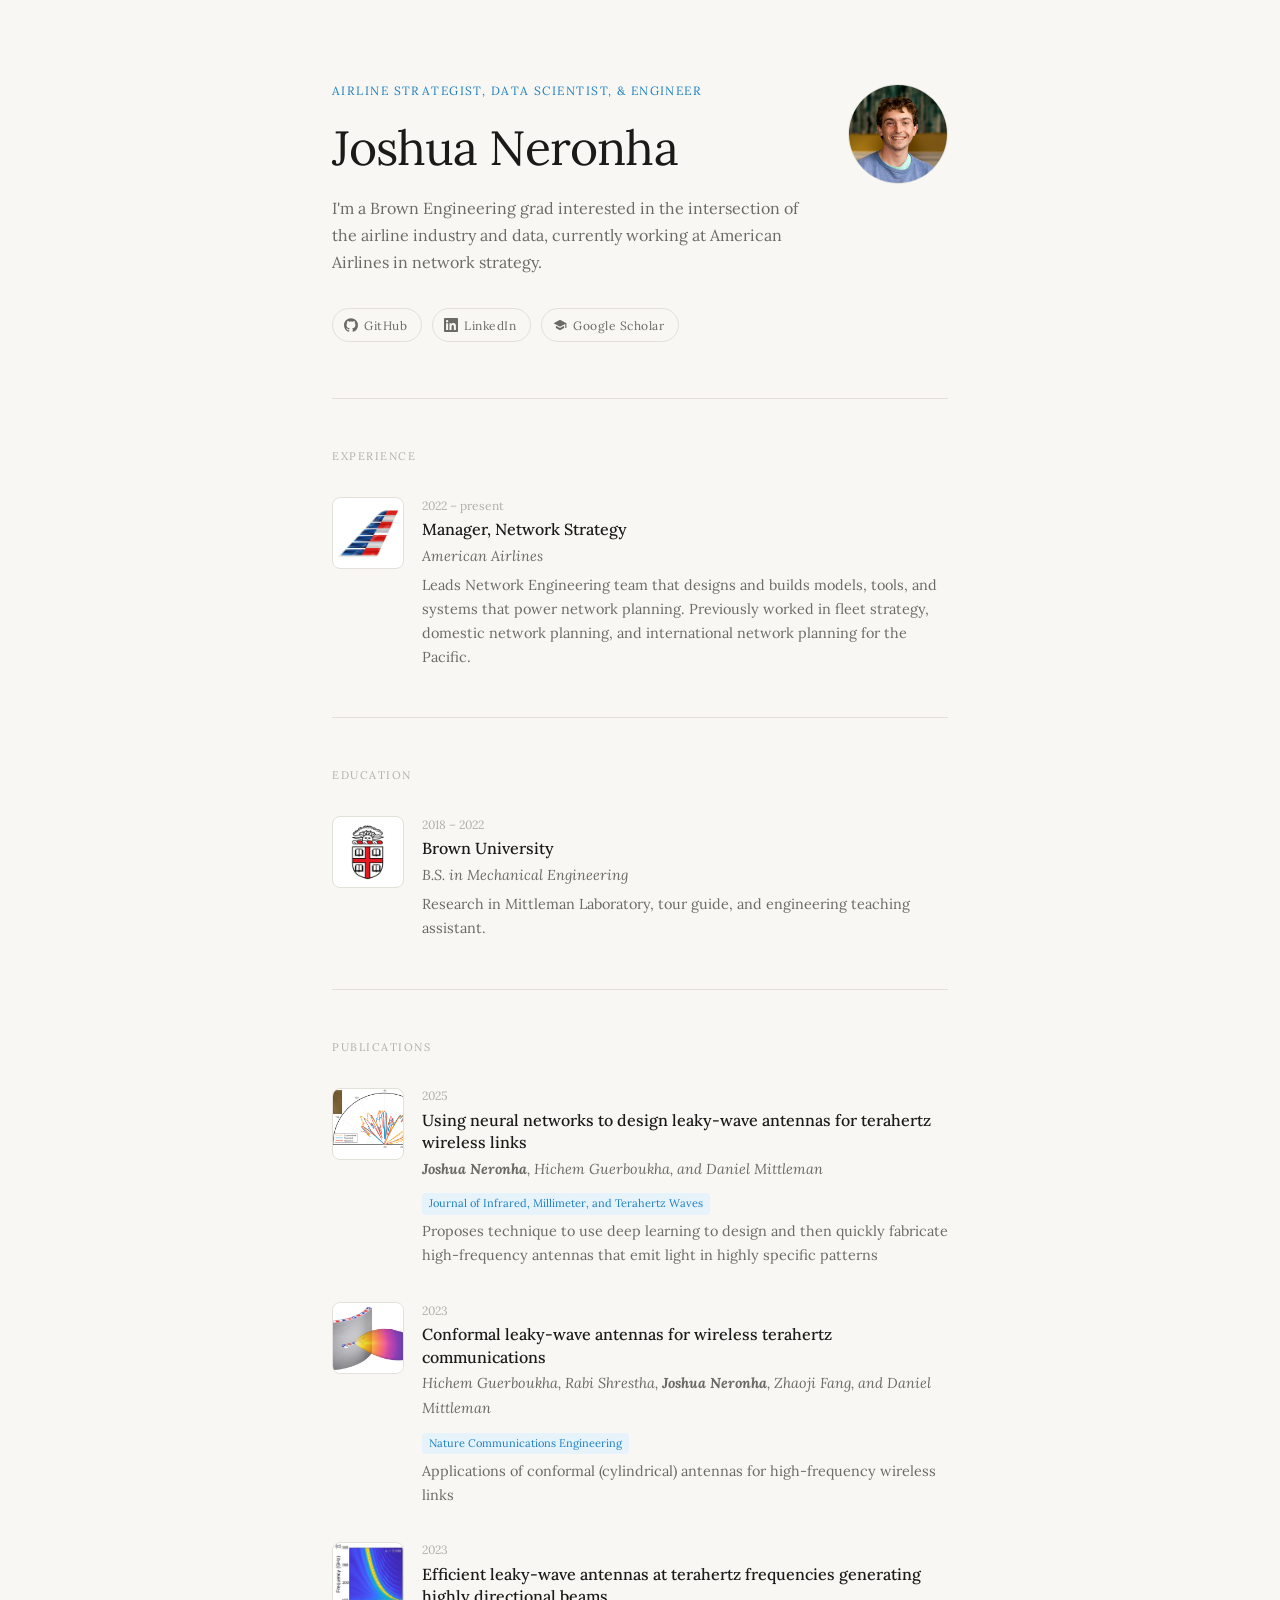
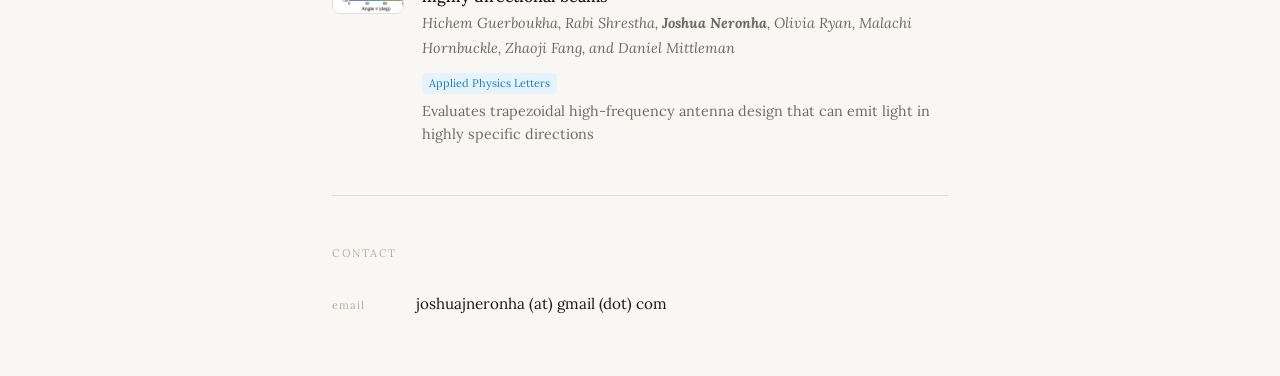
<file: index.html>
<!DOCTYPE html>
<html lang="en">
<head>
  <meta charset="UTF-8" />
  <meta name="viewport" content="width=device-width, initial-scale=1.0" />
  <meta name="color-scheme" content="light" />
  <title>Joshua Neronha</title>
  <link rel="preconnect" href="https://fonts.googleapis.com" />
  <link rel="preconnect" href="https://fonts.gstatic.com" crossorigin />
  <link href="https://fonts.googleapis.com/css2?family=Lora:ital,wght@0,400;0,500;1,400&display=swap" rel="stylesheet" />

  <style>
    *, *::before, *::after { box-sizing: border-box; margin: 0; padding: 0; }

    :root {
      --ink: #1a1a18;
      --ink-muted: #6b6b65;
      --ink-faint: #b0afa8;
      --paper: #f8f7f3;
      --rule: #e2e0d8;
      --accent: #1a7fc1;
      --accent-light: #e6f3fb;
      --serif: 'Lora', Georgia, serif;
    }

    html { scroll-behavior: smooth; }

    body {
      background: var(--paper);
      color: var(--ink);
      font-family: var(--serif);
      font-size: 17px;
      line-height: 1.75;
      min-height: 100vh;
    }

    .container {
      max-width: 680px;
      margin: 0 auto;
      padding: 0 2rem;
    }

    /* ── Header / Hero ── */
    header {
      padding: 5rem 0 3.5rem;
      border-bottom: 1px solid var(--rule);
    }

    .hero-inner {
      display: flex;
      align-items: flex-start;
      gap: 2rem;
    }

    .hero-text { flex: 1; }

    /* Headshot */
    .headshot {
      flex-shrink: 0;
      width: 100px;
      height: 100px;
      border-radius: 50%;
      overflow: hidden;
      border: 1px solid var(--rule);
      background: var(--rule);
      margin-top: 0.25rem;
    }

    .headshot img {
      width: 100%;
      height: 100%;
      object-fit: cover;
      display: block;
    }

    .headshot-placeholder {
      width: 100%;
      height: 100%;
      display: flex;
      align-items: center;
      justify-content: center;
    }

    .headshot-placeholder svg {
      width: 44px;
      height: 44px;
      fill: var(--ink-faint);
    }

    .eyebrow {
      font-size: 12px;
      font-weight: 400;
      letter-spacing: 0.12em;
      text-transform: uppercase;
      color: var(--accent);
      margin-bottom: 1.2rem;
    }

    h1 {
      font-size: clamp(2rem, 5vw, 3rem);
      font-weight: 400;
      line-height: 1.15;
      letter-spacing: -0.02em;
      margin-bottom: 1.2rem;
    }

    h1 em {
      font-style: italic;
      color: var(--ink-muted);
    }

    .tagline {
      font-size: 1rem;
      color: var(--ink-muted);
      max-width: 480px;
      line-height: 1.7;
      margin-bottom: 2rem;
    }

    /* ── Link pills ── */
    .links {
      display: flex;
      flex-wrap: wrap;
      gap: 0.6rem;
    }

    .links a {
      font-size: 12px;
      font-weight: 400;
      letter-spacing: 0.04em;
      color: var(--ink-muted);
      text-decoration: none;
      border: 1px solid var(--rule);
      border-radius: 999px;
      padding: 0.35rem 0.9rem 0.35rem 0.7rem;
      display: inline-flex;
      align-items: center;
      gap: 6px;
      transition: border-color 0.15s, background 0.15s, color 0.15s;
    }

    .links a:hover {
      border-color: var(--accent);
      background: var(--accent-light);
      color: var(--accent);
    }

    .links a svg {
      width: 14px;
      height: 14px;
      flex-shrink: 0;
      fill: currentColor;
    }

    /* ── Sections ── */
    section {
      padding: 3rem 0;
      border-bottom: 1px solid var(--rule);
    }

    section:last-of-type { border-bottom: none; }

    h2 {
      font-size: 11px;
      font-weight: 400;
      letter-spacing: 0.14em;
      text-transform: uppercase;
      color: var(--ink-faint);
      margin-bottom: 1.75rem;
    }

    /* ── Entry rows (experience, education, publications) ── */
    .entry {
      display: flex;
      gap: 1.1rem;
      margin-bottom: 2rem;
      align-items: start;
    }

    .entry:last-child { margin-bottom: 0; }

    .entry-body { flex: 1; min-width: 0; }

    /* Thumbnail */
    .entry-thumb {
      width: 52px;
      height: 52px;
      border-radius: 6px;
      overflow: hidden;
      border: 1px solid var(--rule);
      background: #fff;
      display: flex;
      align-items: center;
      justify-content: center;
      flex-shrink: 0;
      margin-top: 0.15rem;
    }

    /* Size variants — add size="sm" or size="lg" to the element */
    .entry-thumb[size="sm"] { width: 36px; height: 36px; border-radius: 4px; }
    .entry-thumb[size="lg"] { width: 72px; height: 72px; border-radius: 8px; }

    .entry-thumb img {
      width: 100%;
      height: 100%;
      object-fit: contain;
      display: block;
      padding: 5px;
    }

    /* Publication figures fill edge-to-edge */
    .entry-thumb.pub-thumb img {
      object-fit: cover;
      padding: 0;
      width = 240px;
    }

    /* Fallback icon */
    .entry-thumb svg {
      width: 60px;
      height: 22px;
      fill: var(--ink-faint);
    }

    .entry-thumb[size="lg"] svg { width: 60px; height: 30px; }
    .entry-thumb[size="sm"] svg { width: 16px; height: 16px; }

    /* Thumbnail */
    .entry-thumb-pub {
      width: 52px;
      height: 52px;
      border-radius: 6px;
      overflow: hidden;
      border: 1px solid var(--rule);
      background: #fff;
      display: flex;
      align-items: center;
      justify-content: center;
      flex-shrink: 0;
      margin-top: 0.15rem;
    }

    /* Size variants — add size="sm" or size="lg" to the element */
    .entry-thumb-pub[size="sm"] { width: 36px; height: 36px; border-radius: 4px; }
    .entry-thumb-pub[size="lg"] { width: 72px; height: 72px; border-radius: 8px; }

    .entry-thumb-pub img {
      width: 100%;
      height: 100%;
      object-fit: contain;
      display: block;
      padding: 5px;
    }

    /* Publication figures fill edge-to-edge */
    .entry-thumb-pub.pub-thumb img {
      object-fit: cover;
      padding: 0;
      width = 240px;
    }

    /* Fallback icon */
    .entry-thumb-pub svg {
      width: 60px;
      height: 22px;
      fill: var(--ink-faint);
    }

    .entry-thumb-pub[size="lg"] svg { width: 60px; height: 30px; }
    .entry-thumb-pub[size="sm"] svg { width: 16px; height: 16px; }

    .entry-meta {
      display: flex;
      align-items: baseline;
      gap: 0.6rem;
      margin-bottom: 0.15rem;
    }

    .entry-date {
      font-size: 12px;
      color: var(--ink-faint);
      white-space: nowrap;
    }

    .entry-title {
      font-size: 1rem;
      font-weight: 500;
      line-height: 1.4;
      margin-bottom: 0.2rem;
    }

    .entry-title a {
      color: inherit;
      text-decoration: none;
      border-bottom: 1px solid transparent;
      transition: border-color 0.15s, color 0.15s;
    }

    .entry-title a:hover {
      color: var(--accent);
      border-bottom-color: var(--accent);
    }

    .entry-sub {
      font-size: 0.9rem;
      font-style: italic;
      color: var(--ink-muted);
      margin-bottom: 0.35rem;
    }

    .entry-desc {
      font-size: 0.9rem;
      color: var(--ink-muted);
      line-height: 1.65;
    }

    .entry-venue {
      display: inline-block;
      font-size: 11px;
      font-style: normal;
      color: var(--accent);
      background: var(--accent-light);
      border-radius: 4px;
      padding: 1px 7px;
      margin-bottom: 0.35rem;
    }

    /* ── Contact ── */
    .contact-line {
      display: flex;
      align-items: baseline;
      gap: 0.75rem;
      margin-bottom: 0.65rem;
    }

    .contact-label {
      font-size: 11px;
      letter-spacing: 0.08em;
      color: var(--ink-faint);
      min-width: 72px;
    }

    .contact-value { font-size: 0.95rem; color: var(--ink); }

    .contact-value a {
      color: var(--accent);
      text-decoration: none;
      border-bottom: 1px solid transparent;
      transition: border-color 0.15s;
    }

    .contact-value a:hover { border-bottom-color: var(--accent); }

    /* ── Footer ── */
    footer { padding: 2rem 0 3rem; }

    footer p { font-size: 11px; color: var(--ink-faint); }

    /* ── Responsive ── */
    @media (max-width: 520px) {
      .hero-inner { flex-direction: column-reverse; gap: 1.25rem; }
      .headshot { width: 72px; height: 72px; }
      .entry-thumb,
      .entry-thumb[size="lg"] { width: 144px; height: 144px; },
      .entry-thumb[size="sm"] { width: 144px; height: 40px; }
    }
  </style>
</head>
<body>

  <div class="container">

    <!-- ══ HERO ══════════════════════════════════════════════════════════ -->
    <header>
      <div class="hero-inner">
        <div class="hero-text">
          <p class="eyebrow">Airline Strategist, Data Scientist, & Engineer</p><!-- update title/role -->
          <h1>Joshua Neronha</em></h1>
          <p class="tagline">
I'm a Brown Engineering grad interested in the intersection of the airline industry and data, currently working at American Airlines in network strategy.
          </p>
          <nav class="links" aria-label="Profile links">
            <a href="https://github.com/joshuaneronha" target="_blank" rel="noopener">
              <svg viewBox="0 0 24 24"><path d="M12 .297c-6.63 0-12 5.373-12 12 0 5.303 3.438 9.8 8.205 11.385.6.113.82-.258.82-.577 0-.285-.01-1.04-.015-2.04-3.338.724-4.042-1.61-4.042-1.61-.546-1.385-1.335-1.755-1.335-1.755-1.087-.744.084-.729.084-.729 1.205.084 1.838 1.236 1.838 1.236 1.07 1.835 2.809 1.305 3.495.998.108-.776.417-1.305.76-1.605-2.665-.3-5.466-1.332-5.466-5.93 0-1.31.465-2.38 1.235-3.22-.135-.303-.54-1.523.105-3.176 0 0 1.005-.322 3.3 1.23.96-.267 1.98-.399 3-.405 1.02.006 2.04.138 3 .405 2.28-1.552 3.285-1.23 3.285-1.23.645 1.653.24 2.873.12 3.176.765.84 1.23 1.91 1.23 3.22 0 4.61-2.805 5.625-5.475 5.92.42.36.81 1.096.81 2.22 0 1.606-.015 2.896-.015 3.286 0 .315.21.69.825.57C20.565 22.092 24 17.592 24 12.297c0-6.627-5.373-12-12-12"/></svg>
              GitHub
            </a>
            <a href="https://www.linkedin.com/in/joshuaneronha" target="_blank" rel="noopener">
              <svg viewBox="0 0 24 24"><path d="M20.447 20.452h-3.554v-5.569c0-1.328-.027-3.037-1.852-3.037-1.853 0-2.136 1.445-2.136 2.939v5.667H9.351V9h3.414v1.561h.046c.477-.9 1.637-1.85 3.37-1.85 3.601 0 4.267 2.37 4.267 5.455v6.286zM5.337 7.433a2.062 2.062 0 0 1-2.063-2.065 2.064 2.064 0 1 1 2.063 2.065zm1.782 13.019H3.555V9h3.564v11.452zM22.225 0H1.771C.792 0 0 .774 0 1.729v20.542C0 23.227.792 24 1.771 24h20.451C23.2 24 24 23.227 24 22.271V1.729C24 .774 23.2 0 22.222 0h.003z"/></svg>
              LinkedIn
            </a>
            <a href="https://scholar.google.com/citations?user=dRULtnkAAAAJ&hl=en target="_blank" rel="noopener">
              <svg viewBox="0 0 24 24"><path d="M12 3L1 9l11 6 9-4.91V17h2V9L12 3zM5 13.18v4L12 21l7-3.82v-4L12 17l-7-3.82z"/></svg>
              Google Scholar
            </a>
          </nav>
        </div>

        <!--
          HEADSHOT — replace the placeholder block below with:
          <img src="headshot.jpg" alt="Your Name" />
          and remove the headshot-placeholder div.
        -->
        <div class="headshot">
          <img src = "assets/headshot.png"
        </div>
      </div>
    </header>

    <!-- ══ EXPERIENCE ══════════════════════════════════════════════════ -->
    <section aria-labelledby="exp-heading">
      <h2 id="exp-heading">Experience</h2>

      <!--
        THUMBNAIL — set src to a logo file, e.g. src="logos/google.png"
        Change size="lg" to size="sm" for a smaller thumbnail, or remove for default (52px).
        The onerror handler shows the fallback building icon if the image is missing.
      -->
      <div class="entry">
        <div class="entry-thumb-pub" size="lg">
          <img src="assets/aa.png" alt="Company logo"
               onerror="this.style.display='none';this.nextElementSibling.style.display='block';" />
          <svg style="display:none" viewBox="0 0 24 24"><path d="M12 7V3H2v18h20V7H12zM6 19H4v-2h2v2zm0-4H4v-2h2v2zm0-4H4V9h2v2zm0-4H4V5h2v2zm4 12H8v-2h2v2zm0-4H8v-2h2v2zm0-4H8V9h2v2zm0-4H8V5h2v2zm10 12h-8v-2h2v-2h-2v-2h2v-2h-2V9h8v10zm-2-8h-2v2h2v-2zm0 4h-2v2h2v-2z"/></svg>
        </div>
        <div class="entry-body">
          <div class="entry-meta"><span class="entry-date">2022 – present</span></div>
          <p class="entry-title">Manager, Network Strategy</p>
          <p class="entry-sub">American Airlines</p>
          <p class="entry-desc">Leads Network Engineering team that designs and builds models, tools, and systems that power network planning. Previously worked in fleet strategy, domestic network planning, and international network planning for the Pacific.</p>
        </div>
      </div>

    </section>

    <!-- ══ EDUCATION ═══════════════════════════════════════════════════ -->
    <section aria-labelledby="edu-heading">
      <h2 id="edu-heading">Education</h2>

      <!-- Example: set src="assets/brown.png" for the Brown shield logo -->
      <div class="entry">
        <div class="entry-thumb-pub" size="lg">
          <img src="assets/brown.png" alt="Brown University"
               onerror="this.style.display='none';this.nextElementSibling.style.display='block';" />
          <svg style="display:none" viewBox="0 0 24 24"><path d="M12 3L1 9l4 2.18V17c0 2.76 4.03 5 9 5s9-2.24 9-5v-5.82L23 9l-11-6zm6.82 6L12 12.72 5.18 9 12 5.28 18.82 9zM17 15.99c0 .72-2.13 2.01-5 2.01s-5-1.29-5-2V13.27l5 2.73 5-2.73v2.72z"/></svg>
        </div>
        <div class="entry-body">
          <div class="entry-meta"><span class="entry-date">2018 – 2022</span></div>
          <p class="entry-title">Brown University</p>
          <p class="entry-sub">B.S. in Mechanical Engineering</p>
          <p class="entry-desc">Research in Mittleman Laboratory, tour guide, and engineering teaching assistant.</p>
        </div>
      </div>

    </section>

    <!-- ══ PUBLICATIONS ════════════════════════════════════════════════ -->
    <section aria-labelledby="pub-heading">
      <h2 id="pub-heading">Publications</h2>

      <!--
        FIGURE — set src to a figure image from your paper, e.g. src="figures/paper1.png"
        pub-thumb makes the image fill edge-to-edge (no padding) for richer previews.
        Use size="lg" for a taller thumbnail when the figure has more detail.
        Falls back to the document icon if the image path is missing.
      -->
      <div class="entry">
        <div class="entry-thumb-pub pub-thumb" size="lg">
          <img src="assets/nn.png" alt="Figure from paper"
               onerror="this.style.display='none';this.nextElementSibling.style.display='block';" />
          <svg style="display:none" viewBox="0 0 48 48"><path d="M14 2H6c-1.1 0-2 .9-2 2v16c0 1.1.9 2 2 2h12c1.1 0 2-.9 2-2V8l-6-6zm2 16H8v-2h8v2zm0-4H8v-2h8v2zm-3-5V3.5L18.5 9H13z"/></svg>
        </div>
        <div class="entry-body">
          <div class="entry-meta"><span class="entry-date">2025</span></div>
          <p class="entry-title">
            <a href=https://par.nsf.gov/servlets/purl/10613539" target="_blank" rel="noopener">Using neural networks to design leaky-wave antennas for terahertz wireless links</a>
          </p>
          <p class="entry-sub"><strong>Joshua Neronha</strong>, Hichem Guerboukha, and Daniel Mittleman</p>
          <span class="entry-venue">Journal of Infrared, Millimeter, and Terahertz Waves</span>
          <p class="entry-desc">Proposes technique to use deep learning to design and then quickly fabricate high-frequency antennas that emit light in highly specific patterns</p>
        </div>
      </div>

      <div class="entry">
        <div class="entry-thumb-pub pub-thumb" size="lg">
          <img src="assets/conformal.png" alt="Figure from paper"
               onerror="this.style.display='none';this.nextElementSibling.style.display='block';" />
          <svg style="display:none" viewBox="0 0 24 24"><path d="M14 2H6c-1.1 0-2 .9-2 2v16c0 1.1.9 2 2 2h12c1.1 0 2-.9 2-2V8l-6-6zm2 16H8v-2h8v2zm0-4H8v-2h8v2zm-3-5V3.5L18.5 9H13z"/></svg>
        </div>
        <div class="entry-body">
          <div class="entry-meta"><span class="entry-date">2023</span></div>
          <p class="entry-title">
            <a href="https://www.nature.com/articles/s44172-023-00067-2.pdf" target="_blank" rel="noopener">Conformal leaky-wave antennas for wireless terahertz communications</a>
          </p>
          <p class="entry-sub">Hichem Guerboukha, Rabi Shrestha, <strong>Joshua Neronha</strong>, Zhaoji Fang, and Daniel Mittleman</p>
          <span class="entry-venue">Nature Communications Engineering</span>
          <p class="entry-desc">Applications of conformal (cylindrical) antennas for high-frequency wireless links</p>
        </div>
      </div>

      <div class="entry">
        <div class="entry-thumb-pub pub-thumb" size="lg">
          <img src="assets/trap.png" alt="Figure from paper"
               onerror="this.style.display='none';this.nextElementSibling.style.display='block';" />
          <svg style="display:none" viewBox="0 0 24 24"><path d="M14 2H6c-1.1 0-2 .9-2 2v16c0 1.1.9 2 2 2h12c1.1 0 2-.9 2-2V8l-6-6zm2 16H8v-2h8v2zm0-4H8v-2h8v2zm-3-5V3.5L18.5 9H13z"/></svg>
        </div>
        <div class="entry-body">
          <div class="entry-meta"><span class="entry-date">2023</span></div>
          <p class="entry-title">
            <a href="https://pubs.aip.org/aip/apl/article-pdf/doi/10.1063/5.0033126/19755004/261103_1_accepted_manuscript.pdf target="_blank" rel="noopener">Efficient leaky-wave antennas at terahertz frequencies generating highly directional beams</a>
          </p>
          <p class="entry-sub">Hichem Guerboukha, Rabi Shrestha, <strong>Joshua Neronha</strong>, Olivia Ryan, Malachi Hornbuckle, Zhaoji Fang, and Daniel Mittleman</p>
          <span class="entry-venue">Applied Physics Letters</span>
          <p class="entry-desc">Evaluates trapezoidal high-frequency antenna design that can emit light in highly specific directions</p>
        </div>
      </div>

    </section>

    <!-- ══ CONTACT ═════════════════════════════════════════════════════ -->
    <section aria-labelledby="contact-heading">
      <h2 id="contact-heading">Contact</h2>

      <div class="contact-line">
        <span class="contact-label">email</span>
        <span class="contact-value">joshuajneronha (at) gmail (dot) com</span>
      </div>

    </section>

    <!-- ══ FOOTER ══════════════════════════════════════════════════════
</file>
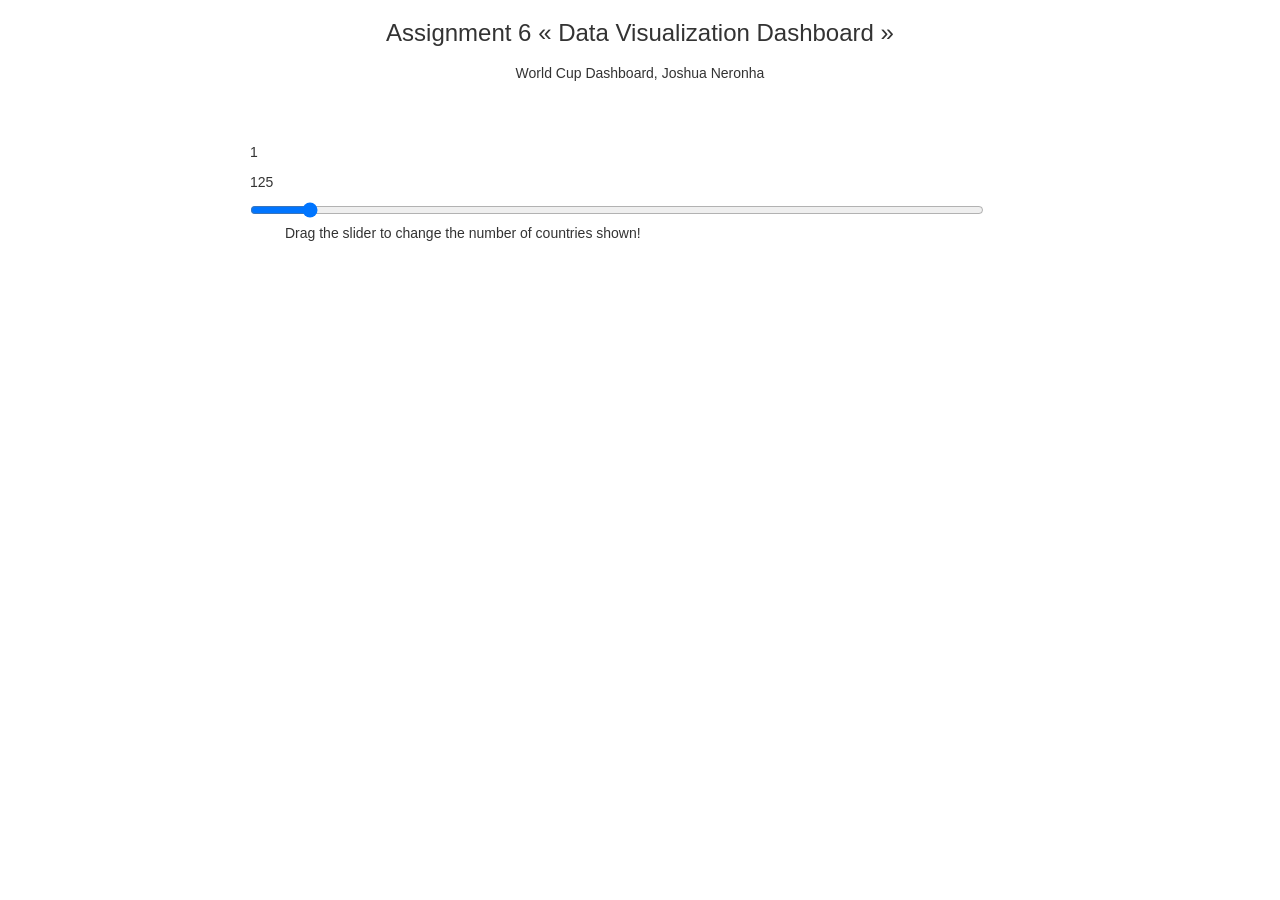
<file: old/d3/index.html>
<!DOCTYPE html>
<html lang="en">
<head>
        <meta charset="utf-8">
        <title>Assignment 6 &laquo; Data Visualization Dashboard&raquo;</title>
        <link rel="stylesheet" href="https://netdna.bootstrapcdn.com/bootstrap/3.0.3/css/bootstrap.min.css">
        <link rel="stylesheet" href="main.css"/>
        <!--Feel free to add more CSS files as needed-->
        <script type="text/javascript" src="https://d3js.org/d3.v5.min.js"></script>
        <script type="text/javascript" src="https://d3js.org/d3-geo-projection.v2.min.js"></script>
        <script src="https://d3js.org/d3-scale-chromatic.v1.min.js"></script>
    </head>
<style>
    
</style>
<body style="background-color:rgb(255, 255, 255);"></body>
<body>
    <div class="header">
        <h3>Assignment 6 &laquo; Data Visualization Dashboard &raquo;</h3>
        <h5>World Cup Dashboard, Joshua Neronha</h2>
    </div>
    <!--  We included a basic HTML structure for the 3 graphs here. Feel free to change this if you'd like  -->
    <div class="row">
        <div class="col-lg-7">
            <div id="graph1"></div>
            <div id="graph2"></div><br/>
            <div>
            <p id="slider_line">1</p>
            <p id="slider_line">125</p>
            </div>

            <input id="slider_line" type="range" min="1" max="125" value="10" class="slider" id="myRange" onchange="setMap(this.value)">
            <br><p style="position:absolute; left:300px">Drag the slider to change the number of countries shown!</p>
            <br><p></p>
        </div>
        <div class="col-lg-5">
            <div id="graph3"></div>
        </div>
    </div>
    <div style="position:absolute; left:200px; right:200px">
    <br>

    </div>
    <!--Feel free to add more JavaScript files as needed-->
    <script type="text/javascript" src="main.js"></script>
</body>
</html>
</file>
<file: old/d3/main.css>
.header {
    padding-bottom: 20px;
    margin-bottom: 20px;
}

.header > h3, h5 {
    margin: 0;
    padding-top: 20px;
    text-align: center;
}

.countries {
    fill: rgb(223, 221, 221);
    /* stroke: #000 */

}


.slidecontainer {
    width: 100%;
}

.slider {
    width: 52.5%;
    margin-left: 250px;
}

.tooltip {
    position: absolute;
    font-size: 13px;
    min-width: 100px;
    padding: 10px;
    width:  auto;
    height: auto;
    background: #ffffff;
    stroke: black;
    stroke-width: 5px;

}

#slider_line {display:inline-block;margin-right:140px;margin-left:250px}



/* Include any custom CSS styling here! */
</file>
